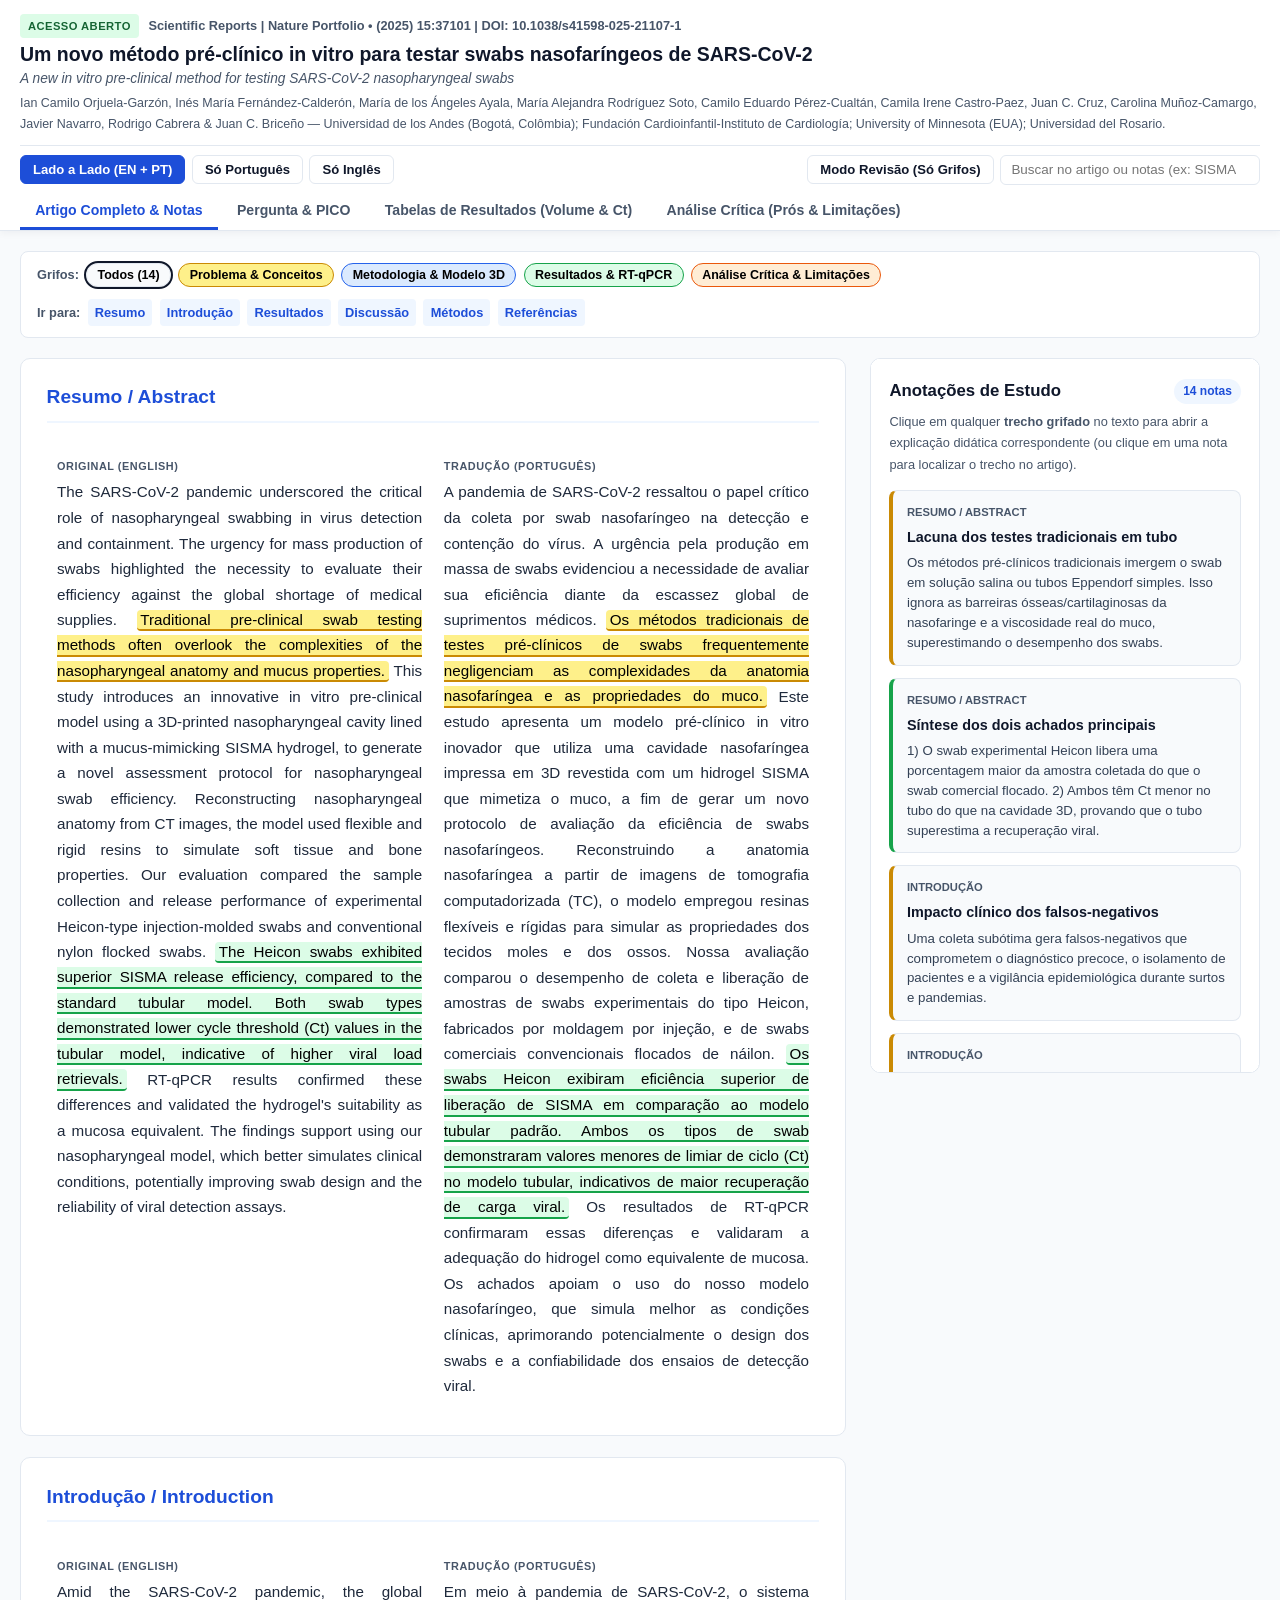
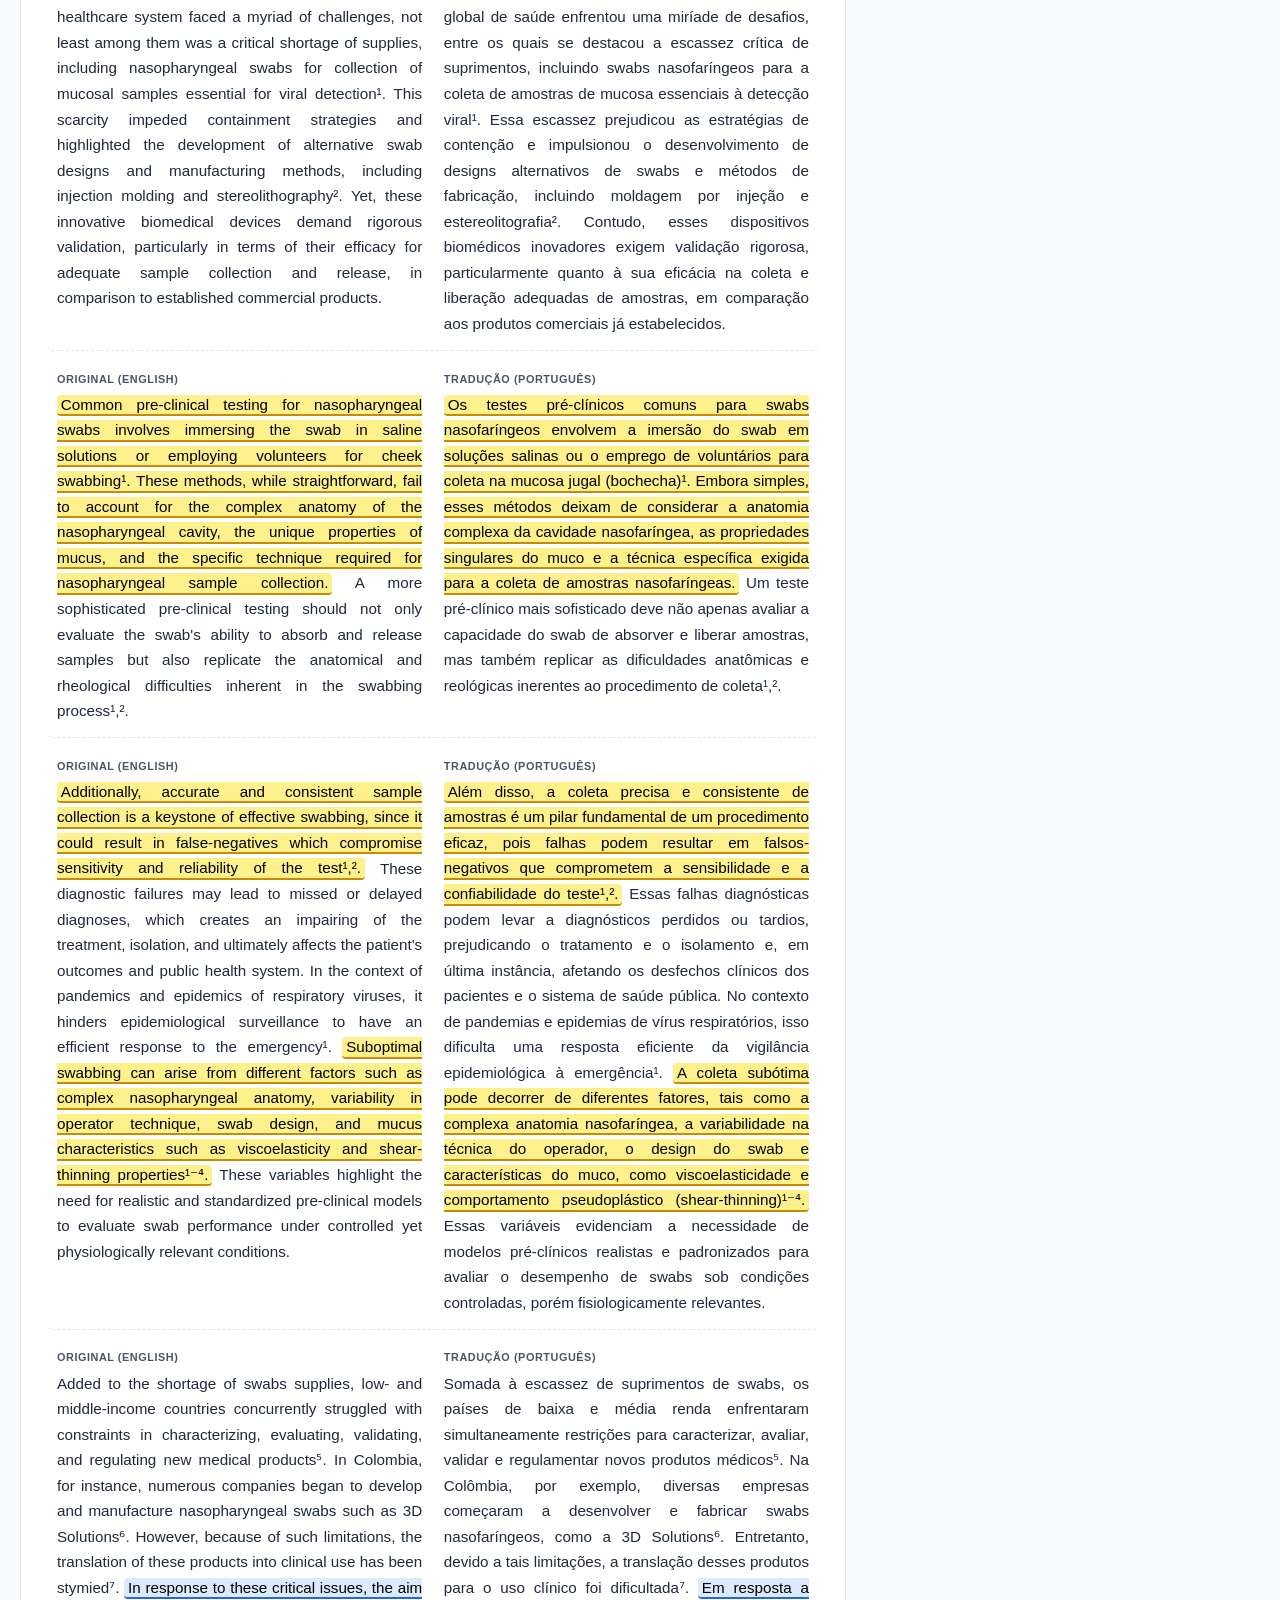
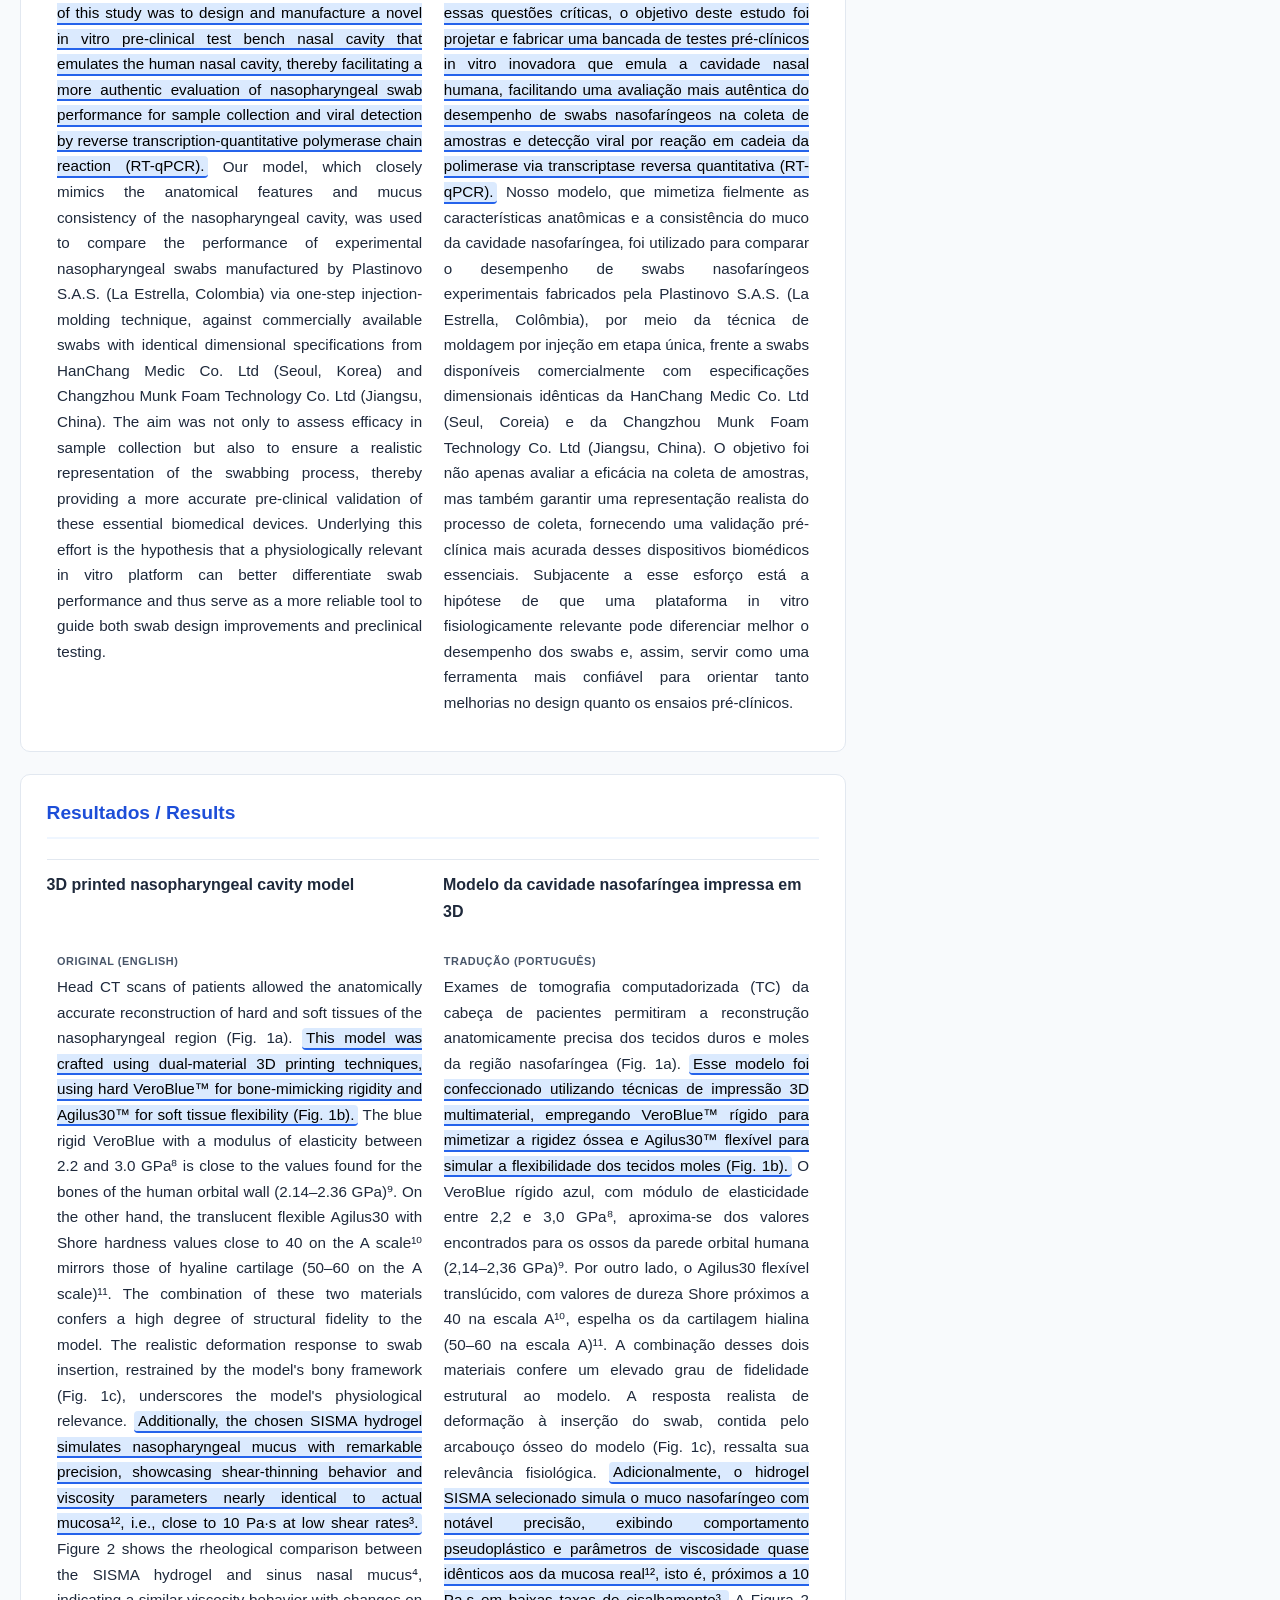
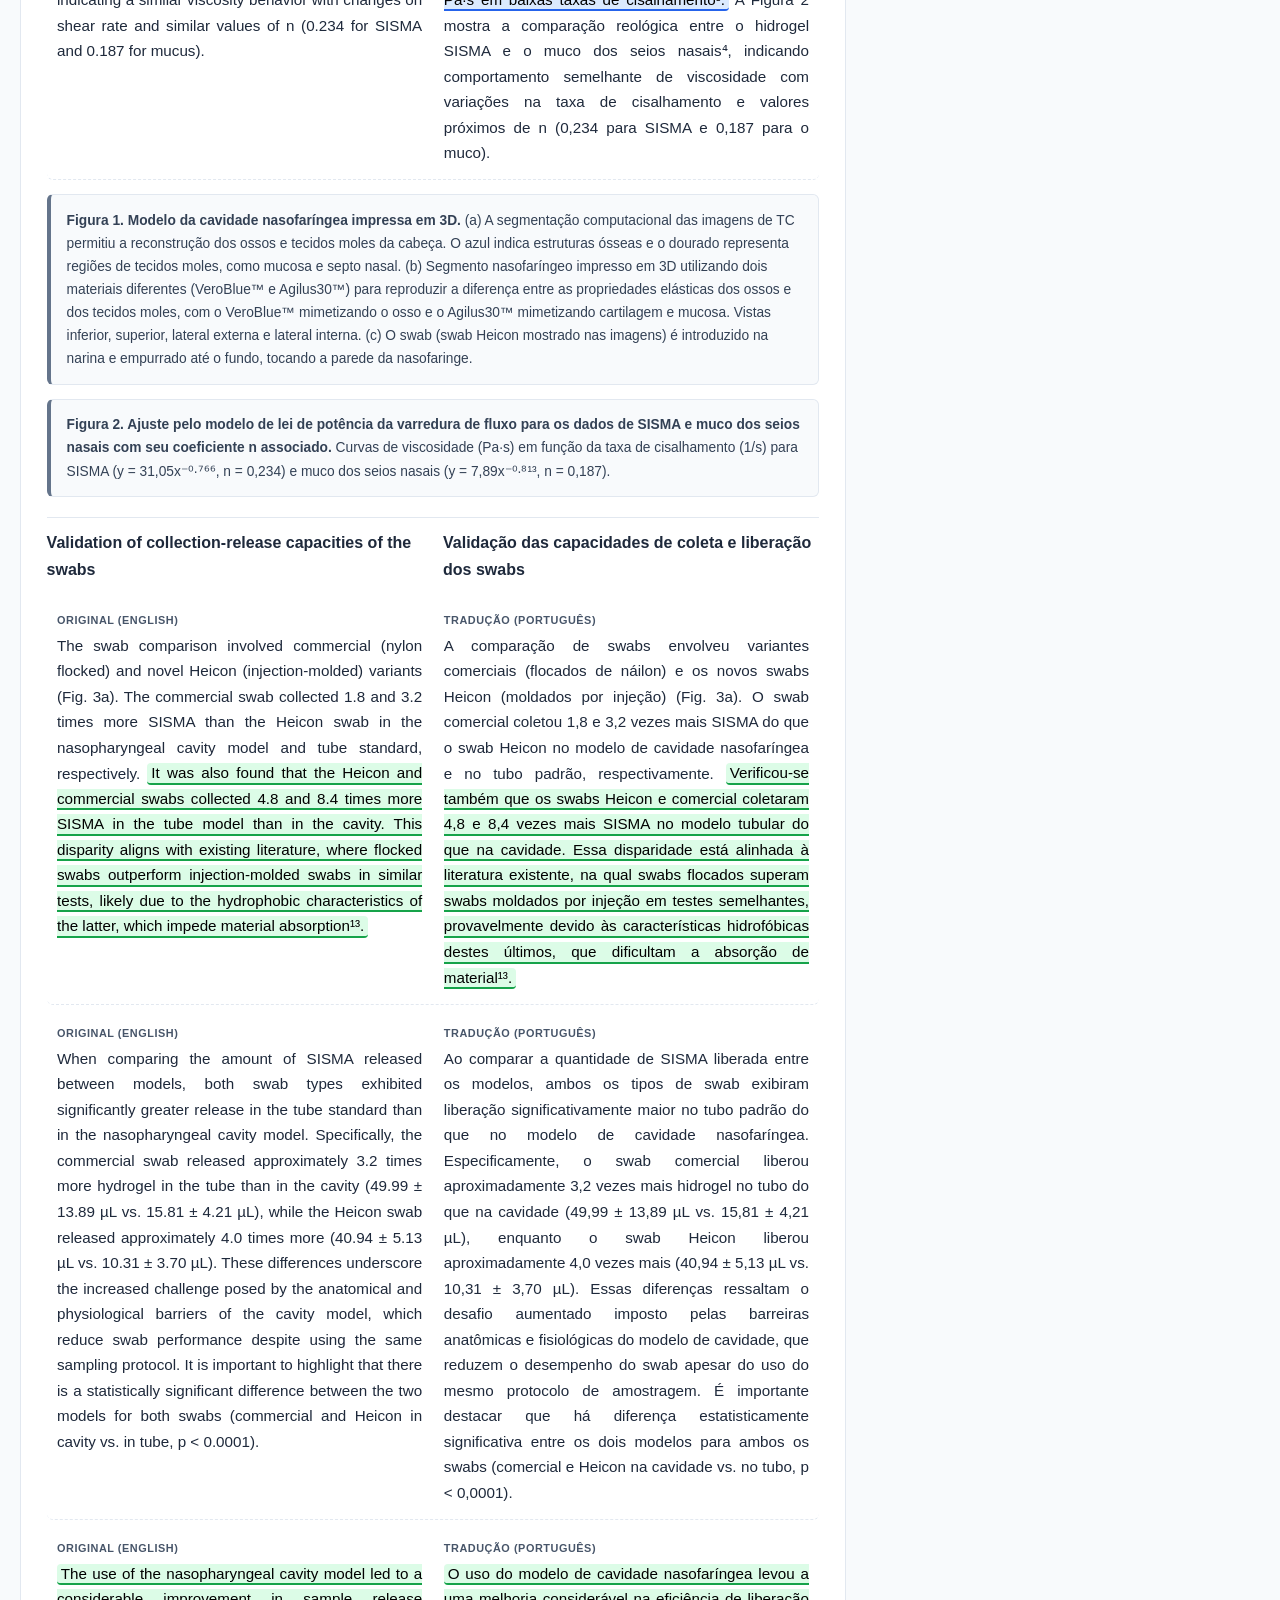
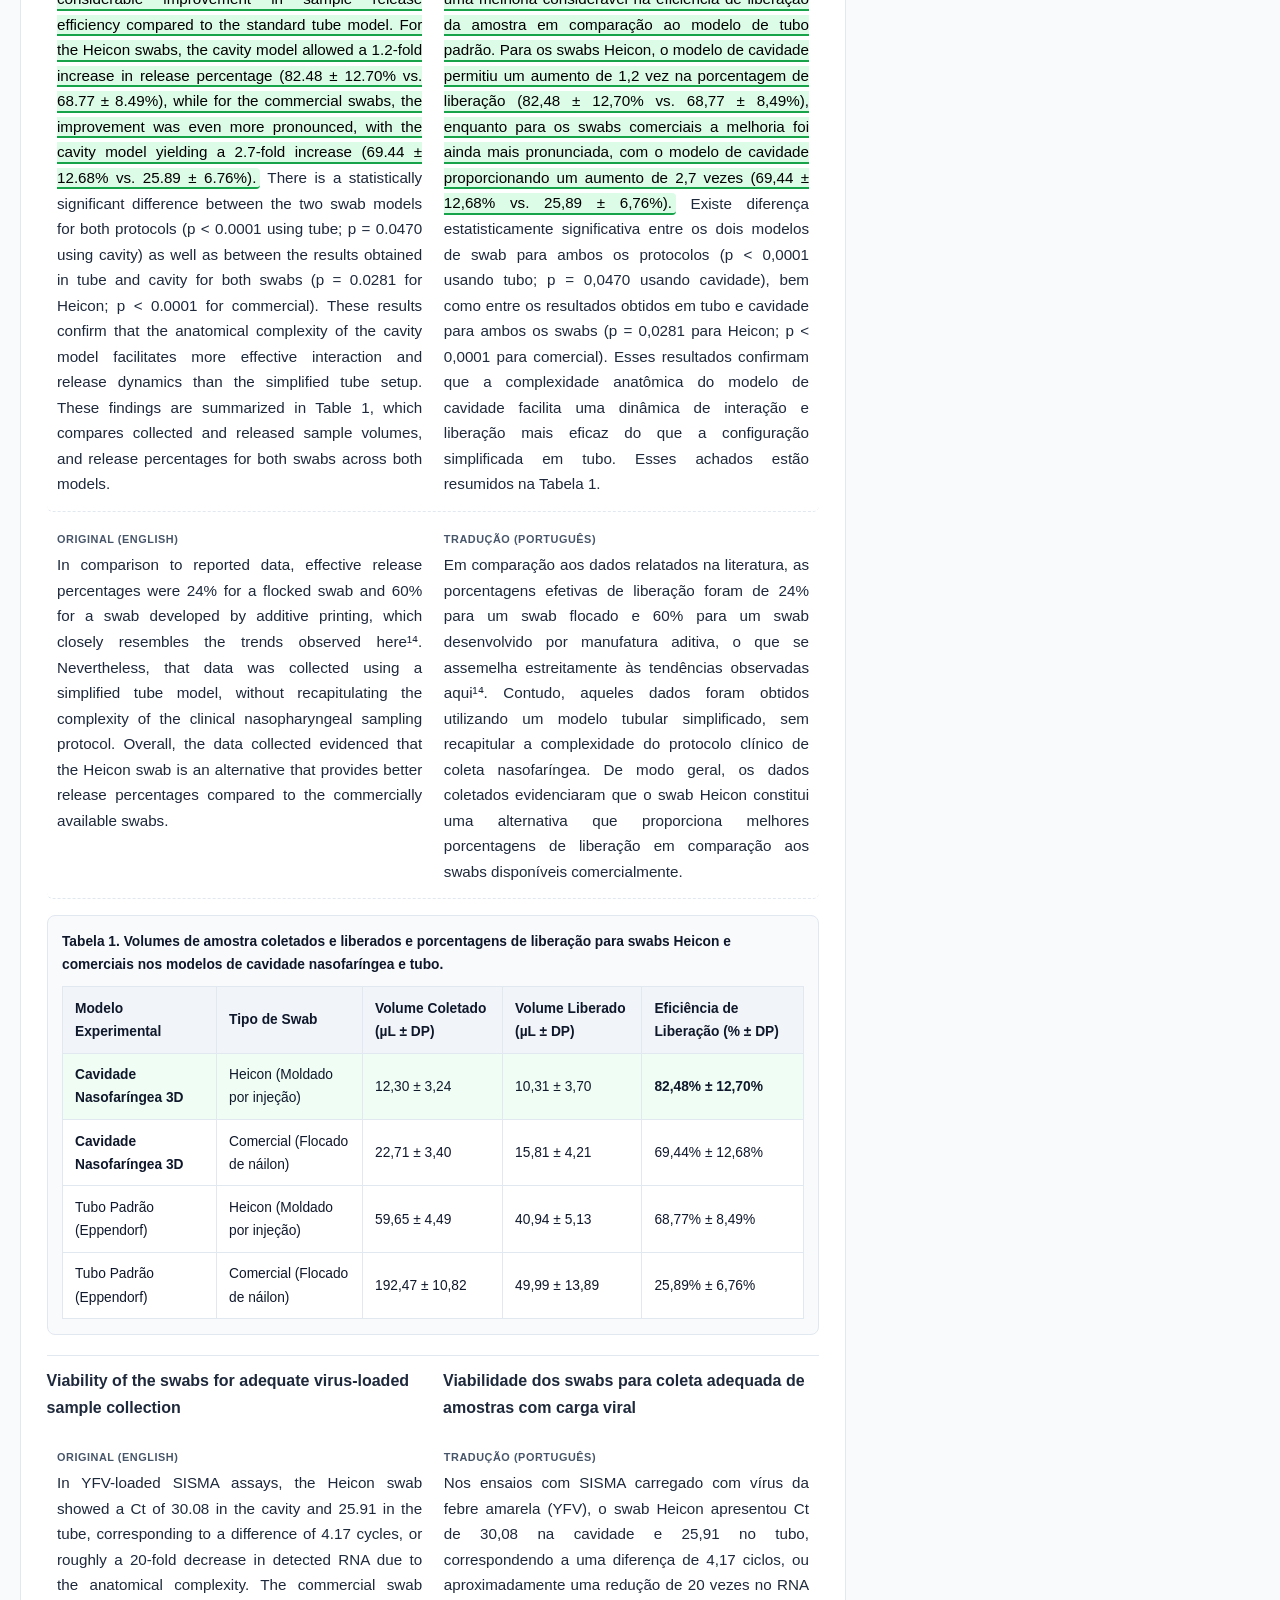
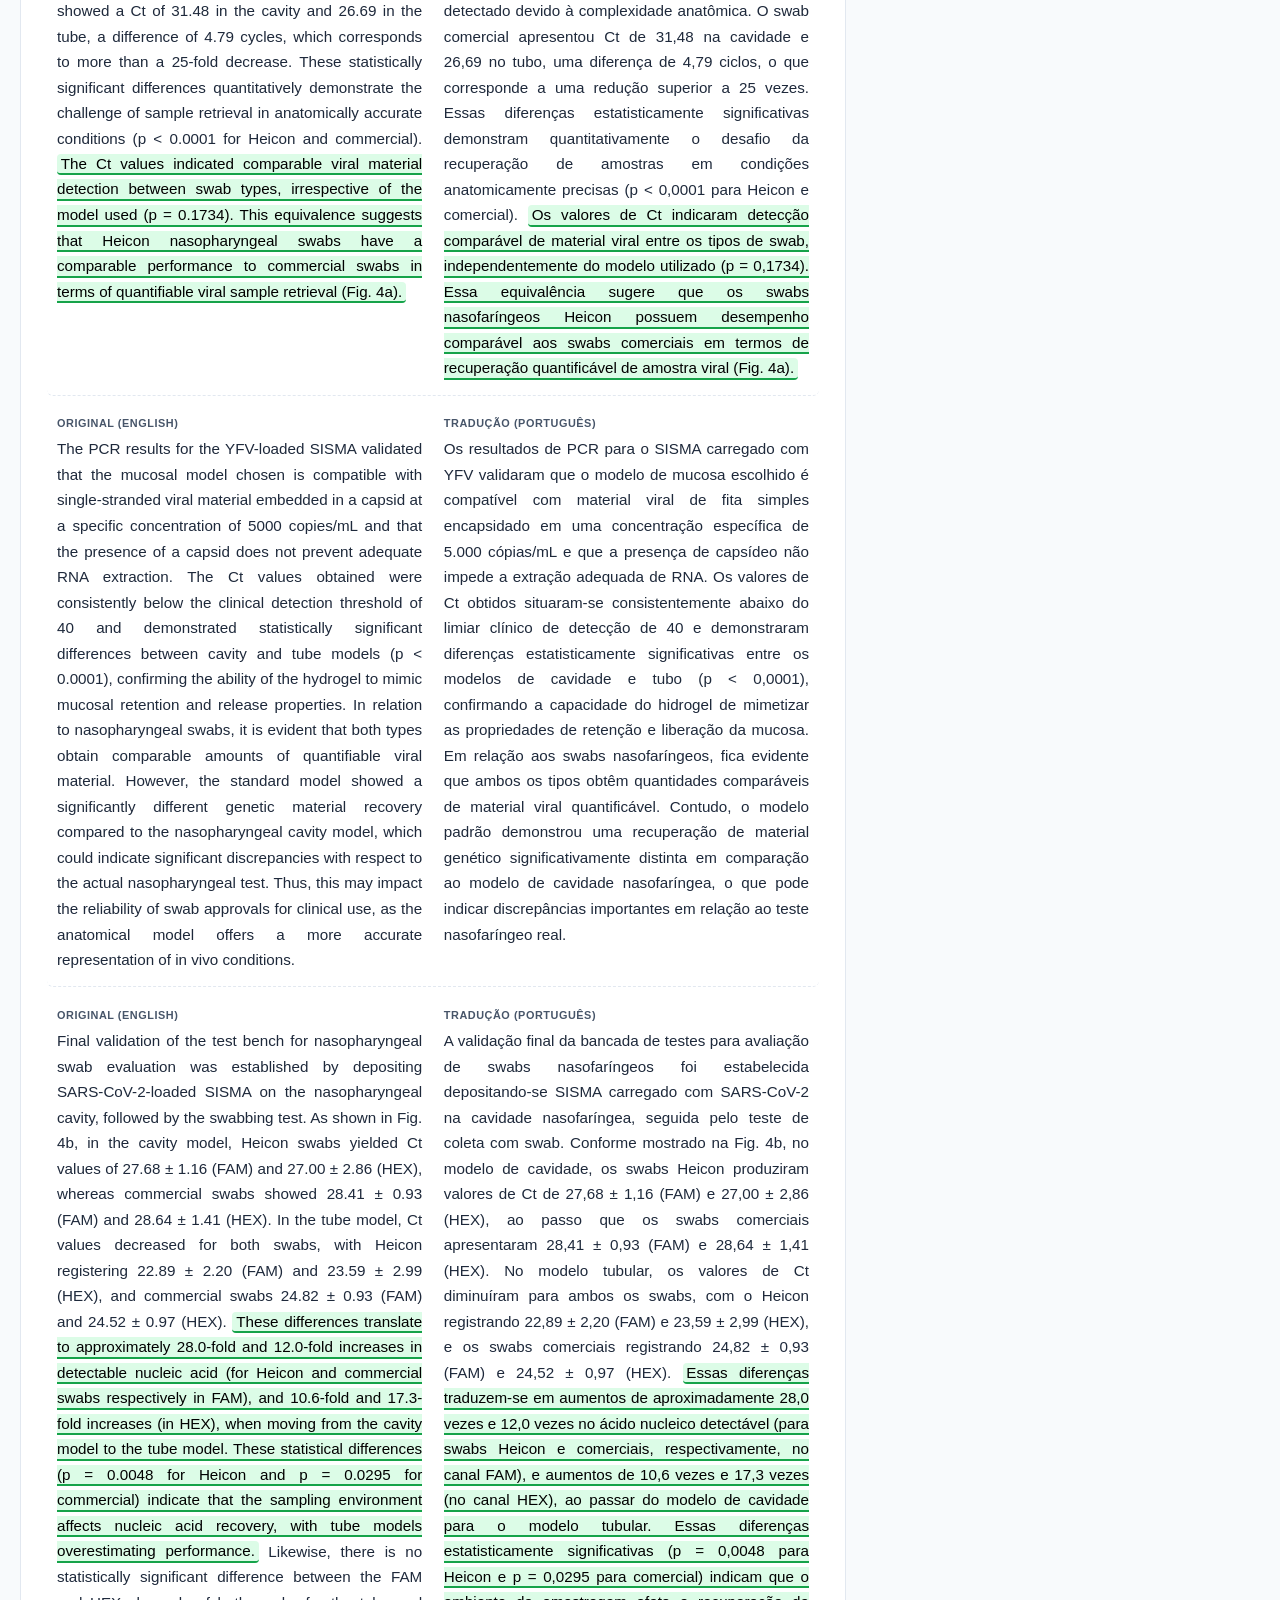
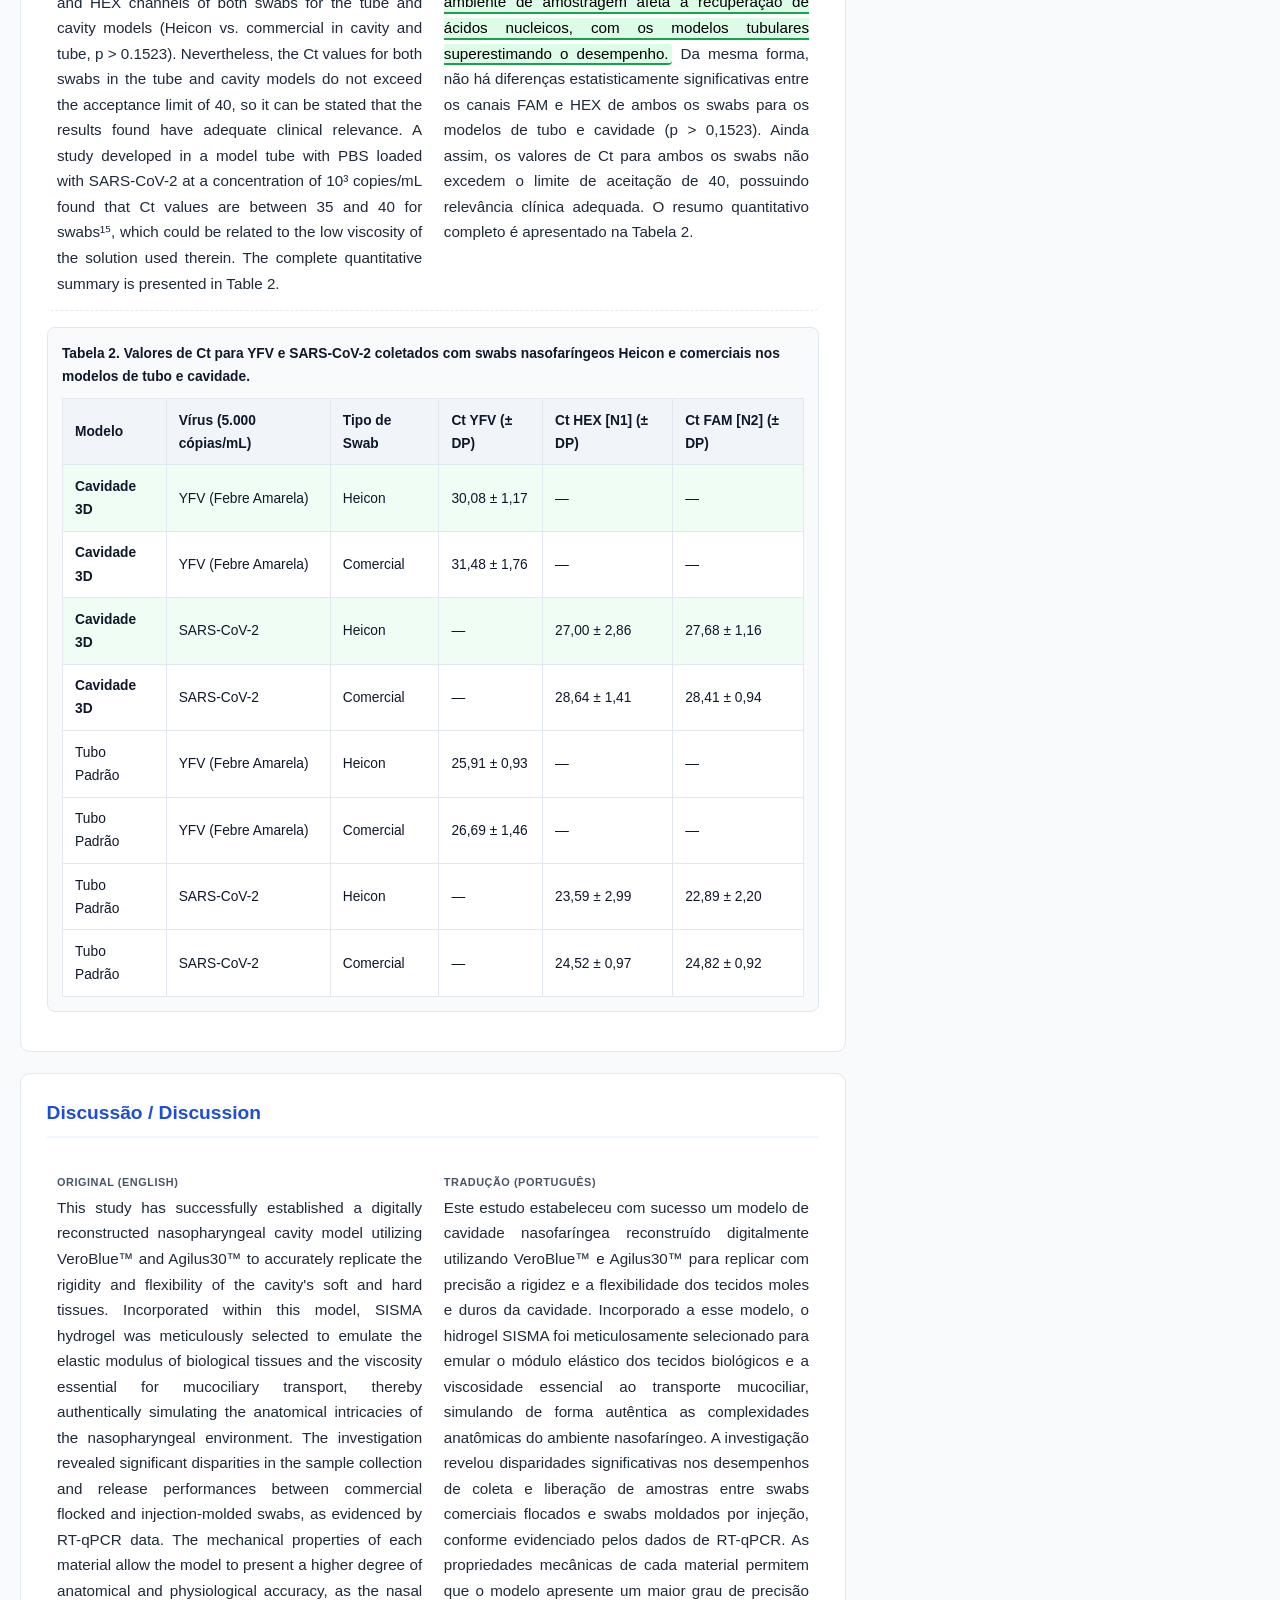
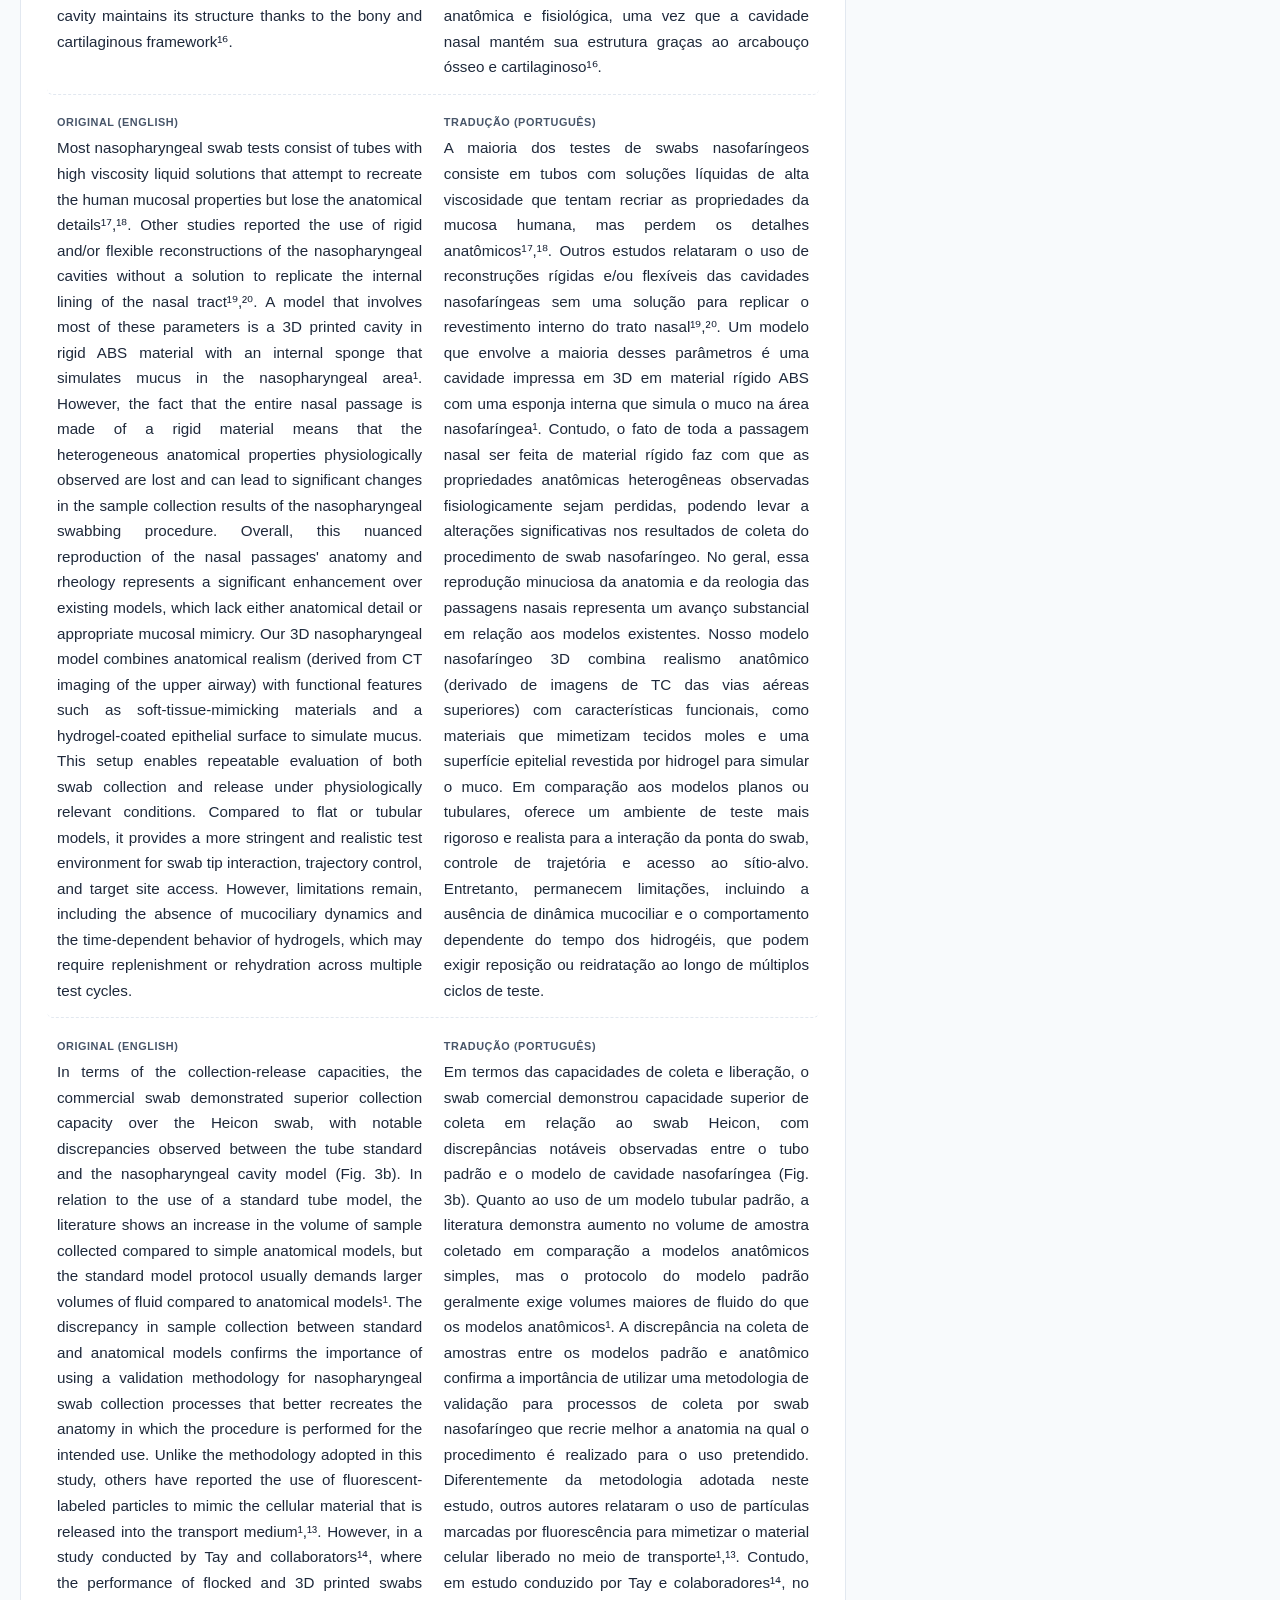
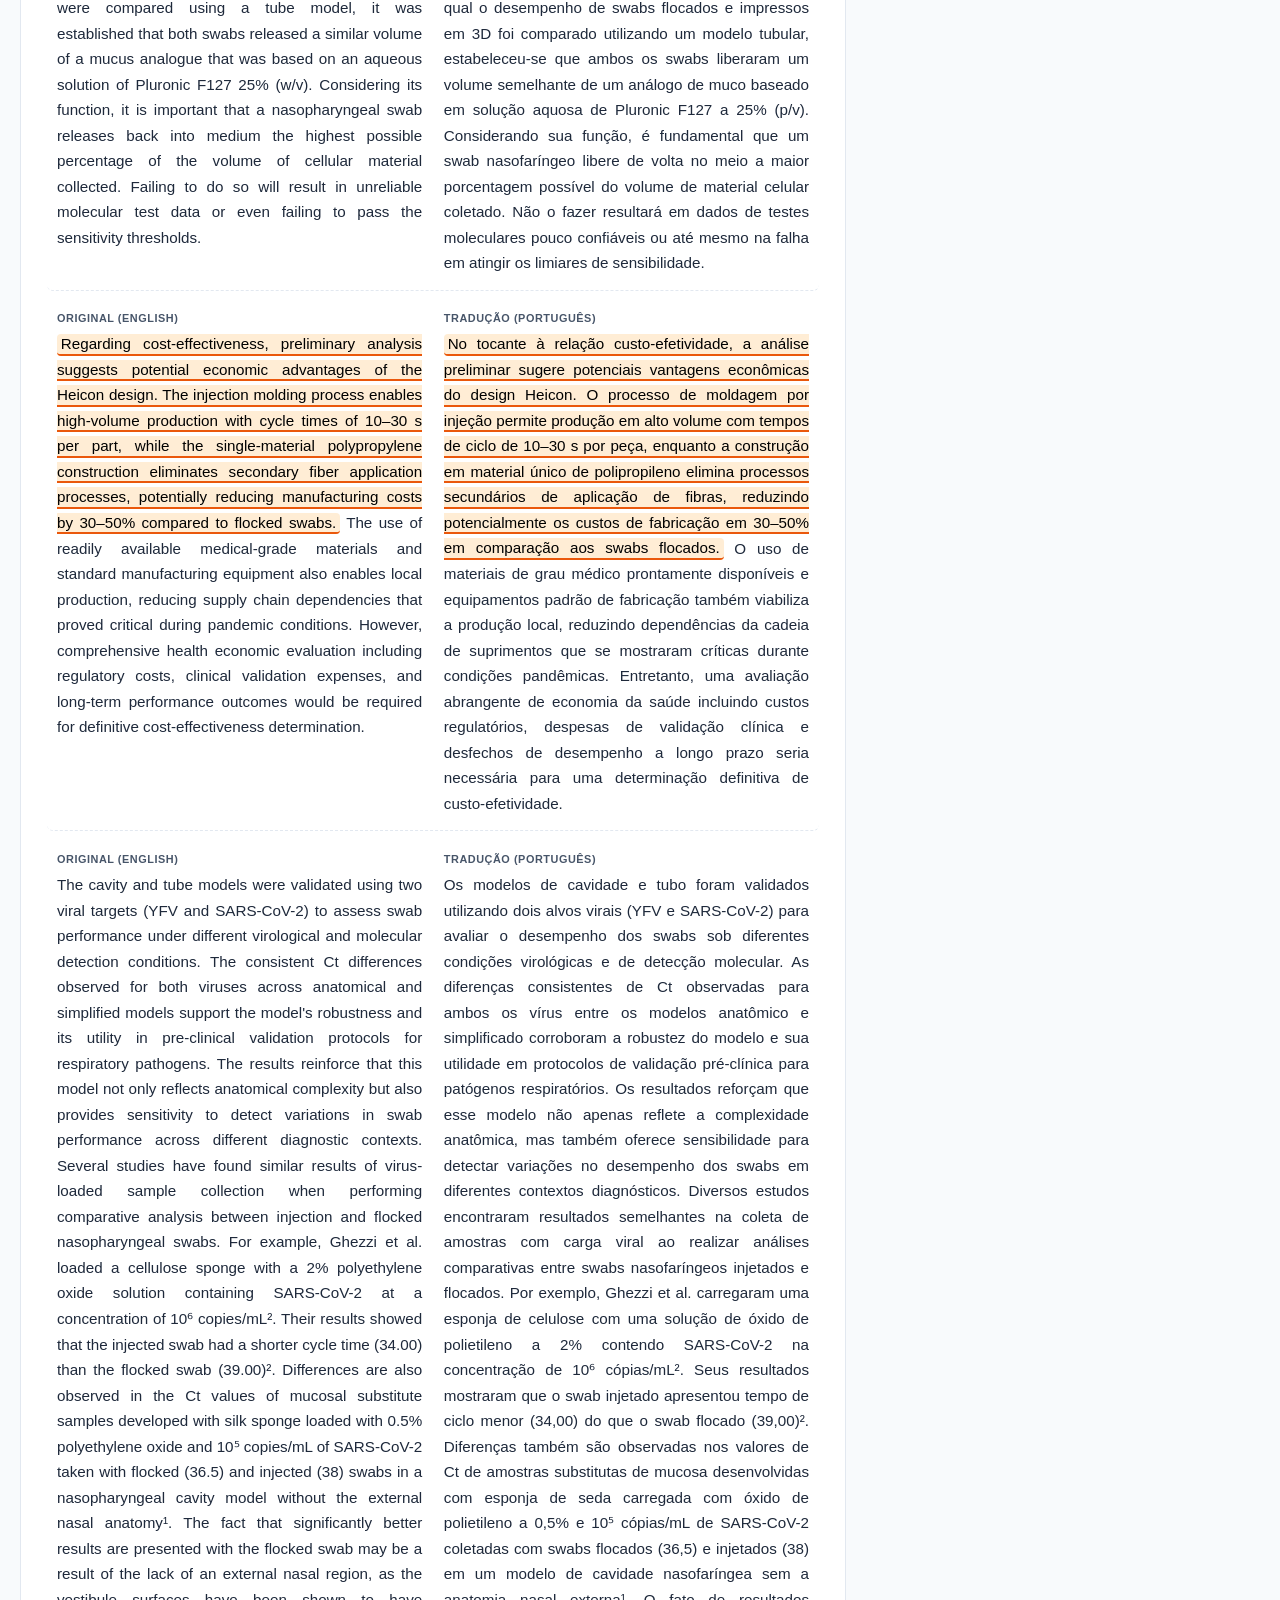
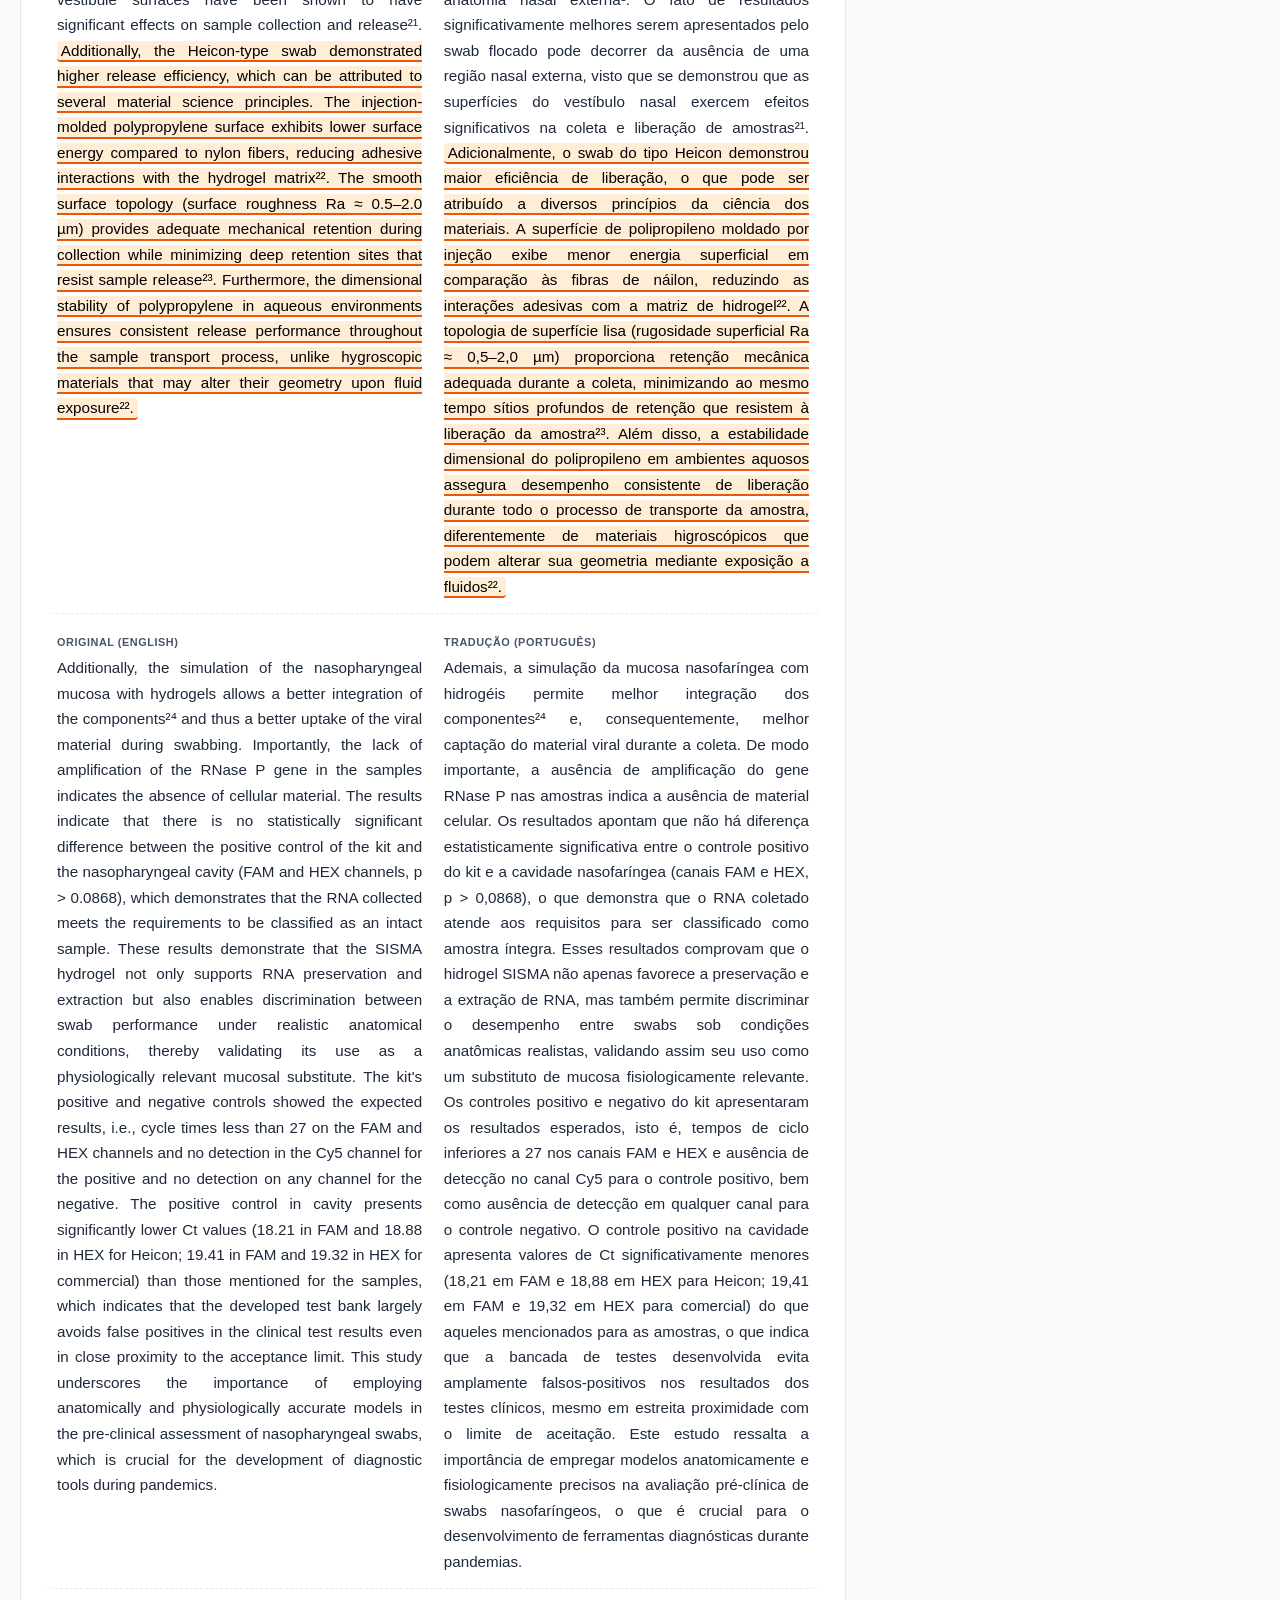
<file: index.html>
<!DOCTYPE html>
<html lang="pt-BR">
<head>
  <meta charset="UTF-8" />
  <meta name="viewport" content="width=device-width, initial-scale=1.0" />
  <title>Um novo método pré-clínico in vitro para testar swabs nasofaríngeos de SARS-CoV-2</title>
  <link rel="stylesheet" href="style.css" />
</head>
<body>
  <header class="topbar">
    <div class="topbar-inner">
      <div class="article-header">
        <div class="journal-row">
          <span class="badge-open">ACESSO ABERTO</span>
          <span class="journal-meta" id="journalMeta"></span>
        </div>
        <h1 id="articleTitlePt"></h1>
        <p class="title-en" id="articleTitleEn"></p>
        <p class="authors-line" id="articleAuthors"></p>
      </div>

      <div class="toolbar">
        <div class="toolbar-group" role="group" aria-label="Idioma de leitura">
          <button class="btn active" data-lang="both" title="Exibir inglês original e tradução em português lado a lado">Lado a Lado (EN + PT)</button>
          <button class="btn" data-lang="pt" title="Exibir apenas a tradução em português">Só Português</button>
          <button class="btn" data-lang="en" title="Exibir apenas o original em inglês">Só Inglês</button>
        </div>

        <div class="toolbar-group" role="group" aria-label="Modos de estudo">
          <button class="btn btn-outline" id="btnHighlightsOnly" title="Ocultar texto comum e exibir apenas os trechos grifados">Modo Revisão (Só Grifos)</button>
          <input type="search" id="searchInput" placeholder="Buscar no artigo ou notas (ex: SISMA, Ct, Heicon)..." />
        </div>
      </div>

      <nav class="nav-tabs" aria-label="Seções do estudo">
        <button class="tab active" data-view="reader">Artigo Completo &amp; Notas</button>
        <button class="tab" data-view="pico">Pergunta &amp; PICO</button>
        <button class="tab" data-view="tables">Tabelas de Resultados (Volume &amp; Ct)</button>
        <button class="tab" data-view="critique">Análise Crítica (Prós &amp; Limitações)</button>
      </nav>
    </div>
  </header>

  <main class="main-layout">
    <!-- VISÃO 1: LEITOR MANIPULÁVEL DO ARTIGO COMPLETO -->
    <section id="view-reader" class="view-panel active">
      <div class="filter-strip">
        <div class="legend-chips">
          <span class="strip-label">Grifos:</span>
          <button class="chip active" data-cat="all">Todos (14)</button>
          <button class="chip cat-concept" data-cat="concept">Problema &amp; Conceitos</button>
          <button class="chip cat-method" data-cat="method">Metodologia &amp; Modelo 3D</button>
          <button class="chip cat-result" data-cat="result">Resultados &amp; RT-qPCR</button>
          <button class="chip cat-critique" data-cat="critique">Análise Crítica &amp; Limitações</button>
        </div>
        <div class="jump-links">
          <span class="strip-label">Ir para:</span>
          <a href="#sec-abstract">Resumo</a>
          <a href="#sec-intro">Introdução</a>
          <a href="#sec-results">Resultados</a>
          <a href="#sec-discussion">Discussão</a>
          <a href="#sec-methods">Métodos</a>
          <a href="#sec-references">Referências</a>
        </div>
      </div>

      <div class="reader-grid">
        <div class="article-stream" id="articleStream">
          <!-- Parágrafos, subtítulos, figuras e tabelas renderizados pelo app.js -->
        </div>

        <aside class="notes-panel" id="notesPanel">
          <div class="notes-header">
            <h2>Anotações de Estudo</h2>
            <span class="count-badge" id="notesCount">14 notas</span>
          </div>
          <p class="notes-tip">Clique em qualquer <strong>trecho grifado</strong> no texto para abrir a explicação didática correspondente (ou clique em uma nota para localizar o trecho no artigo).</p>

          <div class="notes-cards" id="notesCards">
            <!-- Cartões de anotação renderizados pelo app.js -->
          </div>

          <form class="note-form" id="noteForm">
            <h3>Adicionar Nova Anotação</h3>
            <select id="newNoteSection">
              <option value="Resumo / Abstract">Resumo / Abstract</option>
              <option value="Introdução">Introdução</option>
              <option value="Resultados">Resultados</option>
              <option value="Discussão">Discussão</option>
              <option value="Materiais e Métodos">Materiais e Métodos</option>
            </select>
            <input type="text" id="newNoteTitle" placeholder="Título da anotação..." required />
            <textarea id="newNoteBody" rows="3" placeholder="Escreva sua observação ou comentário crítico..." required></textarea>
            <div class="form-btns">
              <button type="submit" class="btn btn-primary">Salvar Nota</button>
              <button type="button" class="btn btn-outline" id="btnExportJson">Exportar JSON</button>
            </div>
          </form>
        </aside>
      </div>
    </section>

    <!-- VISÃO 2: PERGUNTA DE PESQUISA E PICO -->
    <section id="view-pico" class="view-panel">
      <div class="card hero-card">
        <h2>Pergunta de Pesquisa</h2>
        <p id="picoQuestion"></p>
      </div>

      <div class="pico-cards" id="picoCards"></div>

      <div class="card">
        <h3>Por que este estudo é classificado como <em>In Vitro</em>?</h3>
        <ul class="bullet-list">
          <li><strong>Definição de estudo <em>in vitro</em>:</strong> Experimentos realizados fora de um organismo vivo, em um ambiente artificial, controlado e construído em laboratório (bancada anatômica 3D), e não diretamente na nasofaringe de pacientes (<em>in vivo</em>).</li>
          <li><strong>Avanço frente ao tubo de ensaio:</strong> Reproduz fielmente a geometria nasal (via tomografia computadorizada) e as propriedades reológicas do muco humano (viscosidade e comportamento pseudoplástico <em>shear-thinning</em>), mas não contém células vivas, circulação sanguínea, resposta imune ou transporte mucociliar ativo.</li>
        </ul>
      </div>
    </section>

    <!-- VISÃO 3: TABELAS COMPARATIVAS -->
    <section id="view-tables" class="view-panel">
      <div class="card">
        <h2>Tabela 1 — Capacidade de Coleta e Eficiência de Liberação (Hidrogel SISMA)</h2>
        <p class="caption-note"><strong>Analogia Hemoglobina vs. Mioglobina:</strong> O swab comercial flocado absorve maior volume bruto, mas retém grande parte do muco nas fibras de náilon. O swab experimental Heicon (moldado por injeção em polipropileno) captura menos volume, porém libera <strong>82,48%</strong> na cavidade 3D — entregando proporção superior para a análise laboratorial.</p>
        <div class="table-scroll" id="standaloneTable1"></div>
      </div>

      <div class="card">
        <h2>Tabela 2 — Recuperação de Material Viral por RT-qPCR (Valores de Ct)</h2>
        <p class="caption-note"><strong>Leitura do Ct (Cycle Threshold):</strong> Quanto <em>menor</em> o Ct, menos ciclos foram necessários para amplificar o RNA viral (maior quantidade inicial de vírus recuperado). Todos os testes ficaram abaixo do limiar clínico de corte (Ct &lt; 40). O modelo de tubo reduziu artificialmente o Ct em 4 a 5 ciclos (superestimando em 10x a 28x a recuperação viral).</p>
        <div class="table-scroll" id="standaloneTable2"></div>
      </div>
    </section>

    <!-- VISÃO 4: ANÁLISE CRÍTICA -->
    <section id="view-critique" class="view-panel">
      <div class="critique-columns">
        <div class="card border-green">
          <h2>Pontos Fortes e Contribuições do Estudo</h2>
          <div id="positiveList" class="critique-items"></div>
        </div>
        <div class="card border-orange">
          <h2>Limitações, Pontos Fracos e Vieses</h2>
          <div id="negativeList" class="critique-items"></div>
        </div>
      </div>
    </section>
  </main>

  <footer class="footer">
    <p>Artigo original: Orjuela-Garzón et al., <em>Scientific Reports</em> (2025) 15:37101 • Tradução e anotações de estudo consolidadas para leitura interativa.</p>
  </footer>

  <script src="data.js"></script>
  <script src="app.js"></script>
</body>
</html>
</file>
<file: style.css>
:root {
  --bg: #f8fafc;
  --surface: #ffffff;
  --border: #e2e8f0;
  --text: #0f172a;
  --muted: #475569;
  --primary: #1d4ed8;
  --primary-light: #eff6ff;

  --c-concept-bg: #fef08a;
  --c-concept-bd: #ca8a04;
  --c-method-bg: #dbeafe;
  --c-method-bd: #2563eb;
  --c-result-bg: #dcfce7;
  --c-result-bd: #16a34a;
  --c-critique-bg: #ffedd5;
  --c-critique-bd: #ea580c;
}

* {
  box-sizing: border-box;
  margin: 0;
  padding: 0;
}

html {
  scroll-behavior: smooth;
}

body {
  font-family: -apple-system, BlinkMacSystemFont, "Segoe UI", Roboto, Inter, sans-serif;
  background: var(--bg);
  color: var(--text);
  line-height: 1.68;
}

.topbar {
  background: var(--surface);
  border-bottom: 1px solid var(--border);
  position: sticky;
  top: 0;
  z-index: 100;
  box-shadow: 0 2px 8px rgba(15, 23, 42, 0.05);
}

.topbar-inner,
.main-layout {
  max-width: 1420px;
  margin: 0 auto;
  padding: 0 1.25rem;
}

.article-header {
  padding: 0.9rem 0 0.65rem;
}

.journal-row {
  display: flex;
  flex-wrap: wrap;
  gap: 0.6rem;
  align-items: center;
  margin-bottom: 0.25rem;
}

.badge-open {
  background: #dcfce7;
  color: #166534;
  font-size: 0.7rem;
  font-weight: 800;
  padding: 0.15rem 0.5rem;
  border-radius: 4px;
  letter-spacing: 0.04em;
}

.journal-meta {
  font-size: 0.8rem;
  color: var(--muted);
  font-weight: 600;
}

.article-header h1 {
  font-size: 1.22rem;
  line-height: 1.3;
  color: var(--text);
}

.title-en {
  font-size: 0.86rem;
  font-style: italic;
  color: var(--muted);
}

.authors-line {
  font-size: 0.78rem;
  color: var(--muted);
  margin-top: 0.15rem;
}

.toolbar {
  display: flex;
  flex-wrap: wrap;
  gap: 0.6rem;
  justify-content: space-between;
  align-items: center;
  padding: 0.55rem 0;
  border-top: 1px solid var(--border);
}

.toolbar-group {
  display: flex;
  flex-wrap: wrap;
  gap: 0.4rem;
  align-items: center;
}

.btn {
  border: 1px solid var(--border);
  background: var(--surface);
  color: var(--text);
  padding: 0.38rem 0.75rem;
  border-radius: 6px;
  font-size: 0.82rem;
  font-weight: 600;
  cursor: pointer;
  transition: all 0.15s ease;
}

.btn:hover {
  background: #f1f5f9;
}

.btn.active,
.btn-primary {
  background: var(--primary);
  color: #fff;
  border-color: var(--primary);
}

.btn-primary:hover {
  background: #1e40af;
}

input[type="search"],
input[type="text"],
select,
textarea {
  border: 1px solid var(--border);
  border-radius: 6px;
  padding: 0.4rem 0.65rem;
  font-size: 0.84rem;
  font-family: inherit;
  background: var(--surface);
  color: var(--text);
}

input[type="search"] {
  min-width: 260px;
}

.nav-tabs {
  display: flex;
  gap: 0.25rem;
  overflow-x: auto;
}

.tab {
  background: none;
  border: none;
  border-bottom: 3px solid transparent;
  padding: 0.55rem 0.95rem;
  font-size: 0.88rem;
  font-weight: 600;
  color: var(--muted);
  cursor: pointer;
  white-space: nowrap;
}

.tab.active {
  color: var(--primary);
  border-bottom-color: var(--primary);
}

.main-layout {
  padding-top: 1.25rem;
  padding-bottom: 3rem;
}

.view-panel {
  display: none;
}

.view-panel.active {
  display: block;
}

.filter-strip {
  display: flex;
  flex-wrap: wrap;
  justify-content: space-between;
  align-items: center;
  gap: 0.75rem;
  background: var(--surface);
  border: 1px solid var(--border);
  border-radius: 8px;
  padding: 0.65rem 1rem;
  margin-bottom: 1.25rem;
}

.legend-chips,
.jump-links {
  display: flex;
  flex-wrap: wrap;
  gap: 0.45rem;
  align-items: center;
}

.strip-label {
  font-size: 0.8rem;
  font-weight: 700;
  color: var(--muted);
}

.jump-links a {
  font-size: 0.8rem;
  font-weight: 600;
  color: var(--primary);
  text-decoration: none;
  padding: 0.2rem 0.45rem;
  border-radius: 4px;
  background: var(--primary-light);
}

.jump-links a:hover {
  background: #dbeafe;
}

.chip {
  border: 1px solid var(--border);
  background: #f8fafc;
  padding: 0.25rem 0.65rem;
  border-radius: 999px;
  font-size: 0.78rem;
  font-weight: 600;
  cursor: pointer;
}

.chip.active {
  outline: 2px solid var(--text);
}

.chip.cat-concept { background: var(--c-concept-bg); border-color: var(--c-concept-bd); }
.chip.cat-method { background: var(--c-method-bg); border-color: var(--c-method-bd); }
.chip.cat-result { background: var(--c-result-bg); border-color: var(--c-result-bd); }
.chip.cat-critique { background: var(--c-critique-bg); border-color: var(--c-critique-bd); }

.reader-grid {
  display: grid;
  grid-template-columns: 1fr 390px;
  gap: 1.5rem;
  align-items: start;
}

.article-section {
  background: var(--surface);
  border: 1px solid var(--border);
  border-radius: 10px;
  padding: 1.4rem 1.6rem;
  margin-bottom: 1.35rem;
  scroll-margin-top: 175px;
}

.article-section h2 {
  font-size: 1.2rem;
  color: var(--primary);
  border-bottom: 2px solid var(--primary-light);
  padding-bottom: 0.45rem;
  margin-bottom: 1rem;
}

.subheading-row {
  display: grid;
  grid-template-columns: 1fr 1fr;
  gap: 1.25rem;
  margin: 1.25rem 0 0.5rem;
  padding-top: 0.75rem;
  border-top: 1px solid var(--border);
}

.subheading-row.single {
  grid-template-columns: 1fr;
}

.subheading-row h3 {
  font-size: 1rem;
  color: #1e293b;
}

.para-row {
  display: grid;
  grid-template-columns: 1fr 1fr;
  gap: 1.35rem;
  padding: 0.85rem 0.65rem;
  border-bottom: 1px dashed var(--border);
  border-radius: 6px;
  transition: background 0.2s ease;
}

.para-row:last-child {
  border-bottom: none;
}

.para-row.single {
  grid-template-columns: 1fr;
}

.para-row.focused-row {
  background: #fefce8;
  box-shadow: inset 3px 0 0 #eab308;
}

.lang-tag {
  display: inline-block;
  font-size: 0.68rem;
  font-weight: 700;
  text-transform: uppercase;
  letter-spacing: 0.05em;
  color: var(--muted);
  margin-bottom: 0.25rem;
}

.para-body {
  font-size: 0.95rem;
  text-align: justify;
  color: #1e293b;
}

.figure-box {
  background: #f8fafc;
  border: 1px solid var(--border);
  border-left: 4px solid #64748b;
  border-radius: 6px;
  padding: 0.85rem 1rem;
  margin: 0.85rem 0;
  font-size: 0.86rem;
  color: #334155;
}

.inline-table-box {
  margin: 1rem 0;
  padding: 0.9rem;
  background: #f8fafc;
  border: 1px solid var(--border);
  border-radius: 8px;
}

.inline-table-title {
  font-size: 0.86rem;
  font-weight: 700;
  margin-bottom: 0.6rem;
  color: #0f172a;
}

mark.hl {
  padding: 0.08rem 0.24rem;
  border-radius: 4px;
  cursor: pointer;
  transition: filter 0.15s ease;
}

mark.hl:hover {
  filter: brightness(0.93);
  box-shadow: 0 0 0 2px rgba(15, 23, 42, 0.25);
}

mark.hl-concept { background: var(--c-concept-bg); border-bottom: 2px solid var(--c-concept-bd); }
mark.hl-method { background: var(--c-method-bg); border-bottom: 2px solid var(--c-method-bd); }
mark.hl-result { background: var(--c-result-bg); border-bottom: 2px solid var(--c-result-bd); }
mark.hl-critique { background: var(--c-critique-bg); border-bottom: 2px solid var(--c-critique-bd); }

.notes-panel {
  background: var(--surface);
  border: 1px solid var(--border);
  border-radius: 10px;
  padding: 1.15rem;
  position: sticky;
  top: 168px;
  max-height: calc(100vh - 185px);
  overflow-y: auto;
}

.notes-header {
  display: flex;
  justify-content: space-between;
  align-items: center;
  margin-bottom: 0.35rem;
}

.notes-header h2 {
  font-size: 1.05rem;
}

.count-badge {
  background: var(--primary-light);
  color: var(--primary);
  font-size: 0.75rem;
  font-weight: 700;
  padding: 0.15rem 0.55rem;
  border-radius: 999px;
}

.notes-tip {
  font-size: 0.8rem;
  color: var(--muted);
  margin-bottom: 0.9rem;
}

.notes-cards {
  display: flex;
  flex-direction: column;
  gap: 0.75rem;
  margin-bottom: 1.25rem;
}

.note-card {
  border: 1px solid var(--border);
  border-left: 4px solid var(--primary);
  border-radius: 8px;
  padding: 0.75rem 0.85rem;
  background: #f8fafc;
  cursor: pointer;
  transition: all 0.15s ease;
}

.note-card:hover {
  background: #f1f5f9;
}

.note-card.active-card {
  background: #fffbeb;
  border-color: #f59e0b;
  border-left-color: #d97706;
  box-shadow: 0 4px 12px rgba(217, 119, 6, 0.16);
}

.note-card[data-cat="concept"] { border-left-color: var(--c-concept-bd); }
.note-card[data-cat="method"] { border-left-color: var(--c-method-bd); }
.note-card[data-cat="result"] { border-left-color: var(--c-result-bd); }
.note-card[data-cat="critique"] { border-left-color: var(--c-critique-bd); }

.note-sec {
  font-size: 0.7rem;
  font-weight: 700;
  text-transform: uppercase;
  color: var(--muted);
  margin-bottom: 0.2rem;
}

.note-card h4 {
  font-size: 0.9rem;
  margin-bottom: 0.25rem;
  color: #0f172a;
}

.note-card p {
  font-size: 0.83rem;
  color: #334155;
  line-height: 1.5;
}

.note-form {
  border-top: 1px solid var(--border);
  padding-top: 1rem;
  display: flex;
  flex-direction: column;
  gap: 0.55rem;
}

.note-form h3 {
  font-size: 0.9rem;
}

.form-btns {
  display: flex;
  gap: 0.5rem;
}

.card {
  background: var(--surface);
  border: 1px solid var(--border);
  border-radius: 10px;
  padding: 1.35rem 1.5rem;
  margin-bottom: 1.25rem;
}

.hero-card {
  border-left: 5px solid var(--primary);
}

.pico-cards {
  display: grid;
  grid-template-columns: repeat(auto-fit, minmax(260px, 1fr));
  gap: 1rem;
  margin-bottom: 1.25rem;
}

.pico-item .letter {
  display: inline-flex;
  align-items: center;
  justify-content: center;
  width: 34px;
  height: 34px;
  border-radius: 8px;
  background: var(--primary);
  color: #fff;
  font-weight: 800;
  margin-bottom: 0.6rem;
}

.bullet-list {
  padding-left: 1.25rem;
  display: flex;
  flex-direction: column;
  gap: 0.5rem;
  margin-top: 0.5rem;
}

.caption-note {
  font-size: 0.88rem;
  color: var(--muted);
  margin: 0.4rem 0 1rem;
}

.table-scroll {
  overflow-x: auto;
}

table {
  width: 100%;
  border-collapse: collapse;
  font-size: 0.86rem;
  background: var(--surface);
}

th, td {
  border: 1px solid var(--border);
  padding: 0.6rem 0.75rem;
  text-align: left;
}

th {
  background: #f1f5f9;
  font-weight: 700;
}

tr.hl-row {
  background: #f0fdf4;
}

.critique-columns {
  display: grid;
  grid-template-columns: 1fr 1fr;
  gap: 1.25rem;
}

.border-green { border-top: 4px solid #16a34a; }
.border-orange { border-top: 4px solid #ea580c; }

.critique-items {
  display: flex;
  flex-direction: column;
  gap: 0.85rem;
  margin-top: 0.85rem;
}

.critique-box {
  background: #f8fafc;
  border: 1px solid var(--border);
  border-radius: 8px;
  padding: 0.8rem 0.95rem;
}

.critique-box h4 {
  font-size: 0.92rem;
  margin-bottom: 0.25rem;
}

.critique-box p {
  font-size: 0.85rem;
  color: #334155;
}

.footer {
  text-align: center;
  padding: 1.35rem;
  font-size: 0.82rem;
  color: var(--muted);
  border-top: 1px solid var(--border);
  background: var(--surface);
}

@media (max-width: 1024px) {
  .reader-grid,
  .para-row,
  .subheading-row,
  .critique-columns {
    grid-template-columns: 1fr;
  }
  .notes-panel {
    position: static;
    max-height: none;
  }
}
</file>
